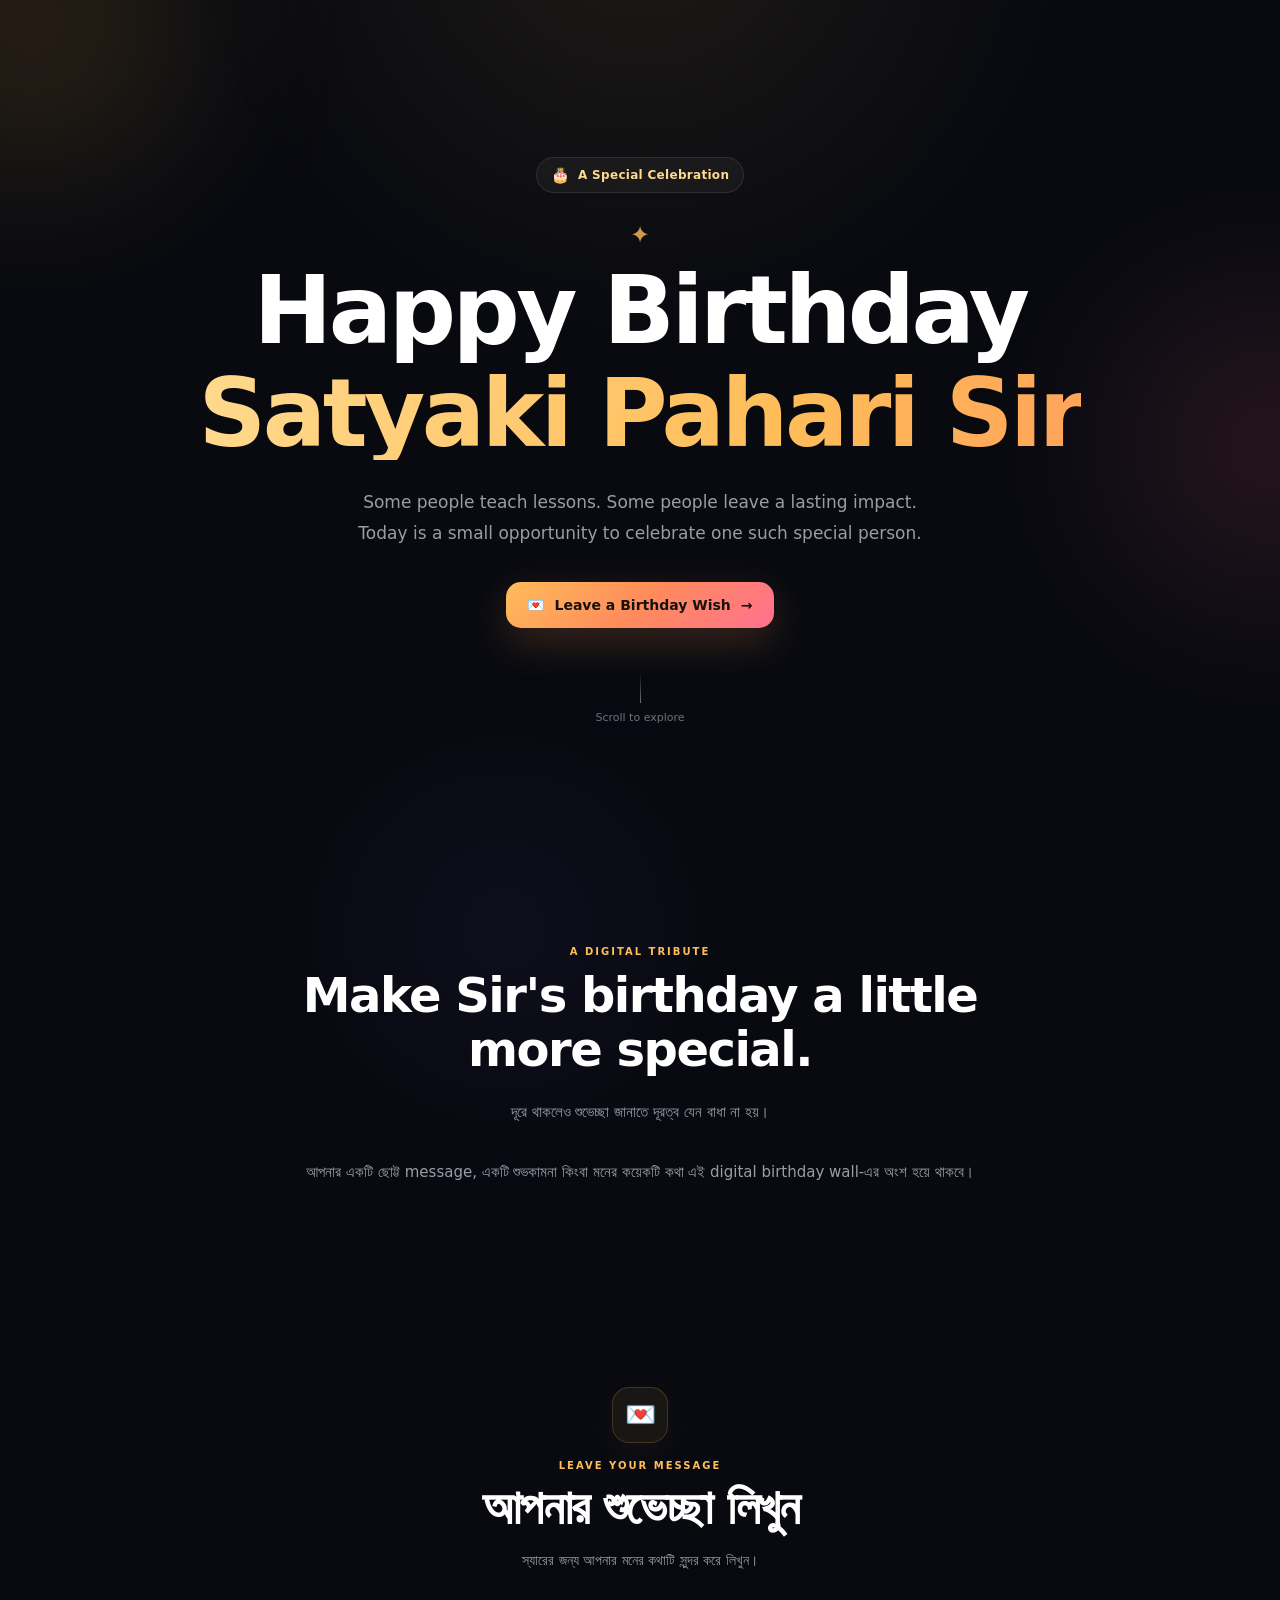
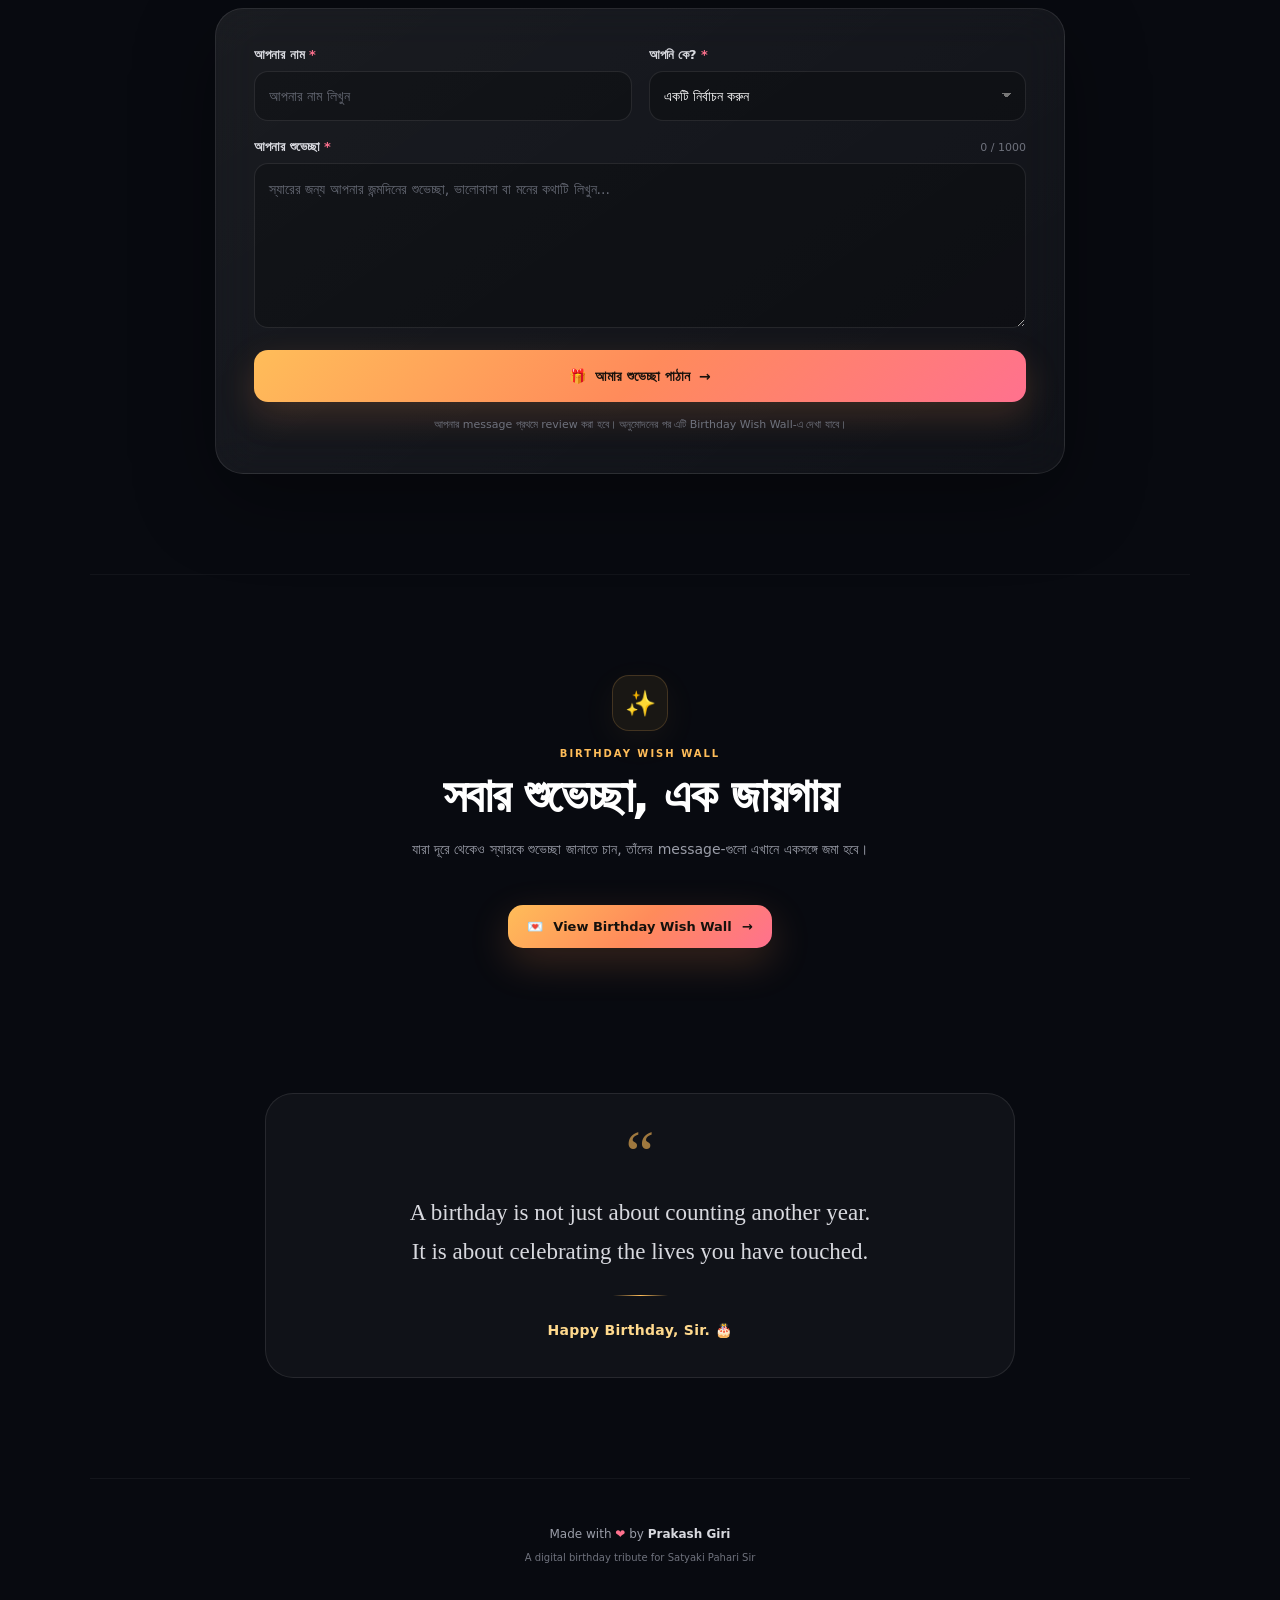
<file: index.html>
<!DOCTYPE html>
<html lang="en">

<head>
    <meta charset="UTF-8">

    <meta
        name="viewport"
        content="width=device-width, initial-scale=1.0"
    >

    <meta
        name="theme-color"
        content="#0b0d14"
    >

    <meta
        name="description"
        content="A special digital birthday tribute for Satyaki Pahari Sir."
    >

    <title>
        Happy Birthday Satyaki Pahari Sir 🎂
    </title>

    <link
        rel="stylesheet"
        href="style.css"
    >
</head>


<body>

    <!-- =========================================
         BACKGROUND EFFECTS
    ========================================== -->

    <div class="bg-orb bg-orb-one"></div>
    <div class="bg-orb bg-orb-two"></div>
    <div class="bg-orb bg-orb-three"></div>


    <!-- =========================================
         MAIN PAGE
    ========================================== -->

    <main id="mainPage">


        <!-- =====================================
             HERO SECTION
        ====================================== -->

        <section class="hero-section">

            <div class="hero-badge">
                <span>🎂</span>
                A Special Celebration
            </div>


            <div class="hero-decoration">
                ✦
            </div>


            <h1 class="hero-title">

                Happy Birthday

                <span>
                    Satyaki Pahari Sir
                </span>

            </h1>


            <p class="hero-description">

                Some people teach lessons.
                Some people leave a lasting impact.

                <br>

                Today is a small opportunity to celebrate
                one such special person.

            </p>


            <button
                type="button"
                class="hero-button"
                id="openWishButton"
            >

                <span>
                    💌
                </span>

                Leave a Birthday Wish

                <span>
                    →
                </span>

            </button>


            <div class="scroll-hint">

                <span></span>

                Scroll to explore

            </div>

        </section>



        <!-- =====================================
             INTRO SECTION
        ====================================== -->

        <section class="intro-section">

            <div class="section-label">
                A DIGITAL TRIBUTE
            </div>


            <h2>
                Make Sir's birthday
                a little more special.
            </h2>


            <p>

                দূরে থাকলেও শুভেচ্ছা জানাতে
                দূরত্ব যেন বাধা না হয়।

                <br><br>

                আপনার একটি ছোট্ট message,
                একটি শুভকামনা কিংবা মনের
                কয়েকটি কথা এই digital birthday
                wall-এর অংশ হয়ে থাকবে।

            </p>

        </section>



        <!-- =====================================
             WISH FORM SECTION
        ====================================== -->

        <section
            class="wish-section"
            id="wishSection"
        >

            <div
                class="section-heading"
            >

                <div class="section-icon">
                    💌
                </div>


                <div class="section-label">
                    LEAVE YOUR MESSAGE
                </div>


                <h2>
                    আপনার শুভেচ্ছা লিখুন
                </h2>


                <p>
                    স্যারের জন্য আপনার মনের
                    কথাটি সুন্দর করে লিখুন।
                </p>

            </div>



            <!-- FORM CONTAINER -->

            <div
                class="form-container"
                id="formContainer"
            >

                <form
                    id="wishForm"
                    action="https://script.google.com/macros/s/AKfycbzXkbCTlEDBduPacPCtwXYvgYKbK3Pm53ciV6zczSuZA6L5sp-xTHMqNmWe6Vv3amln_A/exec"
                    method="POST"
                    target="submitFrame"
                >


                    <!-- NAME + RELATION -->

                    <div class="form-row">


                        <!-- NAME -->

                        <div class="form-field">

                            <label for="name">

                                আপনার নাম

                                <span>
                                    *
                                </span>

                            </label>


                            <input
                                type="text"
                                id="name"
                                name="name"
                                placeholder="আপনার নাম লিখুন"
                                maxlength="80"
                                autocomplete="name"
                                required
                            >

                        </div>



                        <!-- RELATION -->

                        <div class="form-field">

                            <label for="relation">

                                আপনি কে?

                                <span>
                                    *
                                </span>

                            </label>


                            <select
                                id="relation"
                                name="relation"
                                required
                            >

                                <option
                                    value=""
                                >
                                    একটি নির্বাচন করুন
                                </option>


                                <option
                                    value="Student"
                                >
                                    Student
                                </option>


                                <option
                                    value="Former Student"
                                >
                                    Former Student
                                </option>


                                <option
                                    value="Teacher / Colleague"
                                >
                                    Teacher / Colleague
                                </option>


                                <option
                                    value="Friend"
                                >
                                    Friend
                                </option>


                                <option
                                    value="Well-wisher"
                                >
                                    Well-wisher
                                </option>


                                <option
                                    value="Other"
                                >
                                    Other
                                </option>

                            </select>

                        </div>

                    </div>



                    <!-- MESSAGE -->

                    <div class="form-field">

                        <div class="message-label-row">

                            <label for="message">

                                আপনার শুভেচ্ছা

                                <span>
                                    *
                                </span>

                            </label>


                            <span
                                class="character-count"
                                id="characterCount"
                            >
                                0 / 1000
                            </span>

                        </div>


                        <textarea
                            id="message"
                            name="message"
                            maxlength="1000"
                            placeholder="স্যারের জন্য আপনার জন্মদিনের শুভেচ্ছা, ভালোবাসা বা মনের কথাটি লিখুন..."
                            required
                        ></textarea>

                    </div>



                    <!-- SUBMIT -->

                    <button
                        type="submit"
                        class="submit-button"
                        id="submitButton"
                    >

                        <span>
                            🎁
                        </span>

                        আমার শুভেচ্ছা পাঠান

                        <span>
                            →
                        </span>

                    </button>


                    <p class="form-note">

                        আপনার message প্রথমে review করা হবে।
                        অনুমোদনের পর এটি Birthday Wish Wall-এ
                        দেখা যাবে।

                    </p>

                </form>

            </div>



            <!-- =================================
                 SUCCESS SCREEN
            ================================== -->

            <div
                class="success-screen"
                id="successScreen"
            >

                <div class="success-icon">
                    🎉
                </div>


                <div class="success-label">
                    MESSAGE RECEIVED
                </div>


                <h2>
                    আপনার শুভেচ্ছা
                    গ্রহণ করা হয়েছে!
                </h2>


                <p class="success-main-text">

                    স্যারের বিশেষ দিনে আপনার
                    শুভেচ্ছাটিও এখন এই ছোট্ট
                    digital স্মৃতির অংশ।

                </p>


                <p class="success-bengali-text">

                    ❤️ আপনার সুন্দর কথাগুলোর জন্য
                    অনেক ধন্যবাদ।

                    <br><br>

                    আপনার message review এবং
                    approval-এর পর Birthday Wish Wall-এ
                    সবার সঙ্গে ভাগ করে নেওয়া হবে।

                </p>


                <div class="success-loading">

                    <span></span>
                    <span></span>
                    <span></span>

                </div>


                <p class="redirect-message">

                    আপনাকে Birthday Wish Wall-এ
                    নিয়ে যাওয়া হচ্ছে...

                </p>

            </div>


        </section>



        <!-- =====================================
             WISH WALL PREVIEW
        ====================================== -->

        <section class="preview-section">

            <div class="section-heading">

                <div class="section-icon">
                    ✨
                </div>


                <div class="section-label">
                    BIRTHDAY WISH WALL
                </div>


                <h2>
                    সবার শুভেচ্ছা,
                    এক জায়গায়
                </h2>


                <p>

                    যারা দূরে থেকেও স্যারকে
                    শুভেচ্ছা জানাতে চান,
                    তাঁদের message-গুলো এখানে
                    একসঙ্গে জমা হবে।

                </p>

            </div>


            <a
                href="./wish_wall/"
                class="wall-button"
            >

                <span>
                    💌
                </span>

                View Birthday Wish Wall

                <span>
                    →
                </span>

            </a>

        </section>



        <!-- =====================================
             FINAL MESSAGE
        ====================================== -->

        <section class="final-section">

            <div class="final-card">

                <div class="final-quote">
                    “
                </div>


                <p>

                    A birthday is not just about
                    counting another year.

                    <br>

                    It is about celebrating
                    the lives you have touched.

                </p>


                <div class="final-divider"></div>


                <strong>
                    Happy Birthday, Sir. 🎂
                </strong>

            </div>

        </section>



        <!-- =====================================
             FOOTER
        ====================================== -->

        <footer>

            <p>

                Made with
                <span>❤️</span>
                by

                <strong>
                    Prakash Giri
                </strong>

            </p>


            <p class="footer-small">

                A digital birthday tribute
                for Satyaki Pahari Sir

            </p>

        </footer>


    </main>



    <!-- =========================================
         HIDDEN SUBMIT FRAME
    ========================================== -->

    <iframe
        name="submitFrame"
        id="submitFrame"
        style="display:none;"
    ></iframe>



    <!-- =========================================
         SCRIPT
    ========================================== -->

    <script src="script.js"></script>

</body>

</html>
</file>
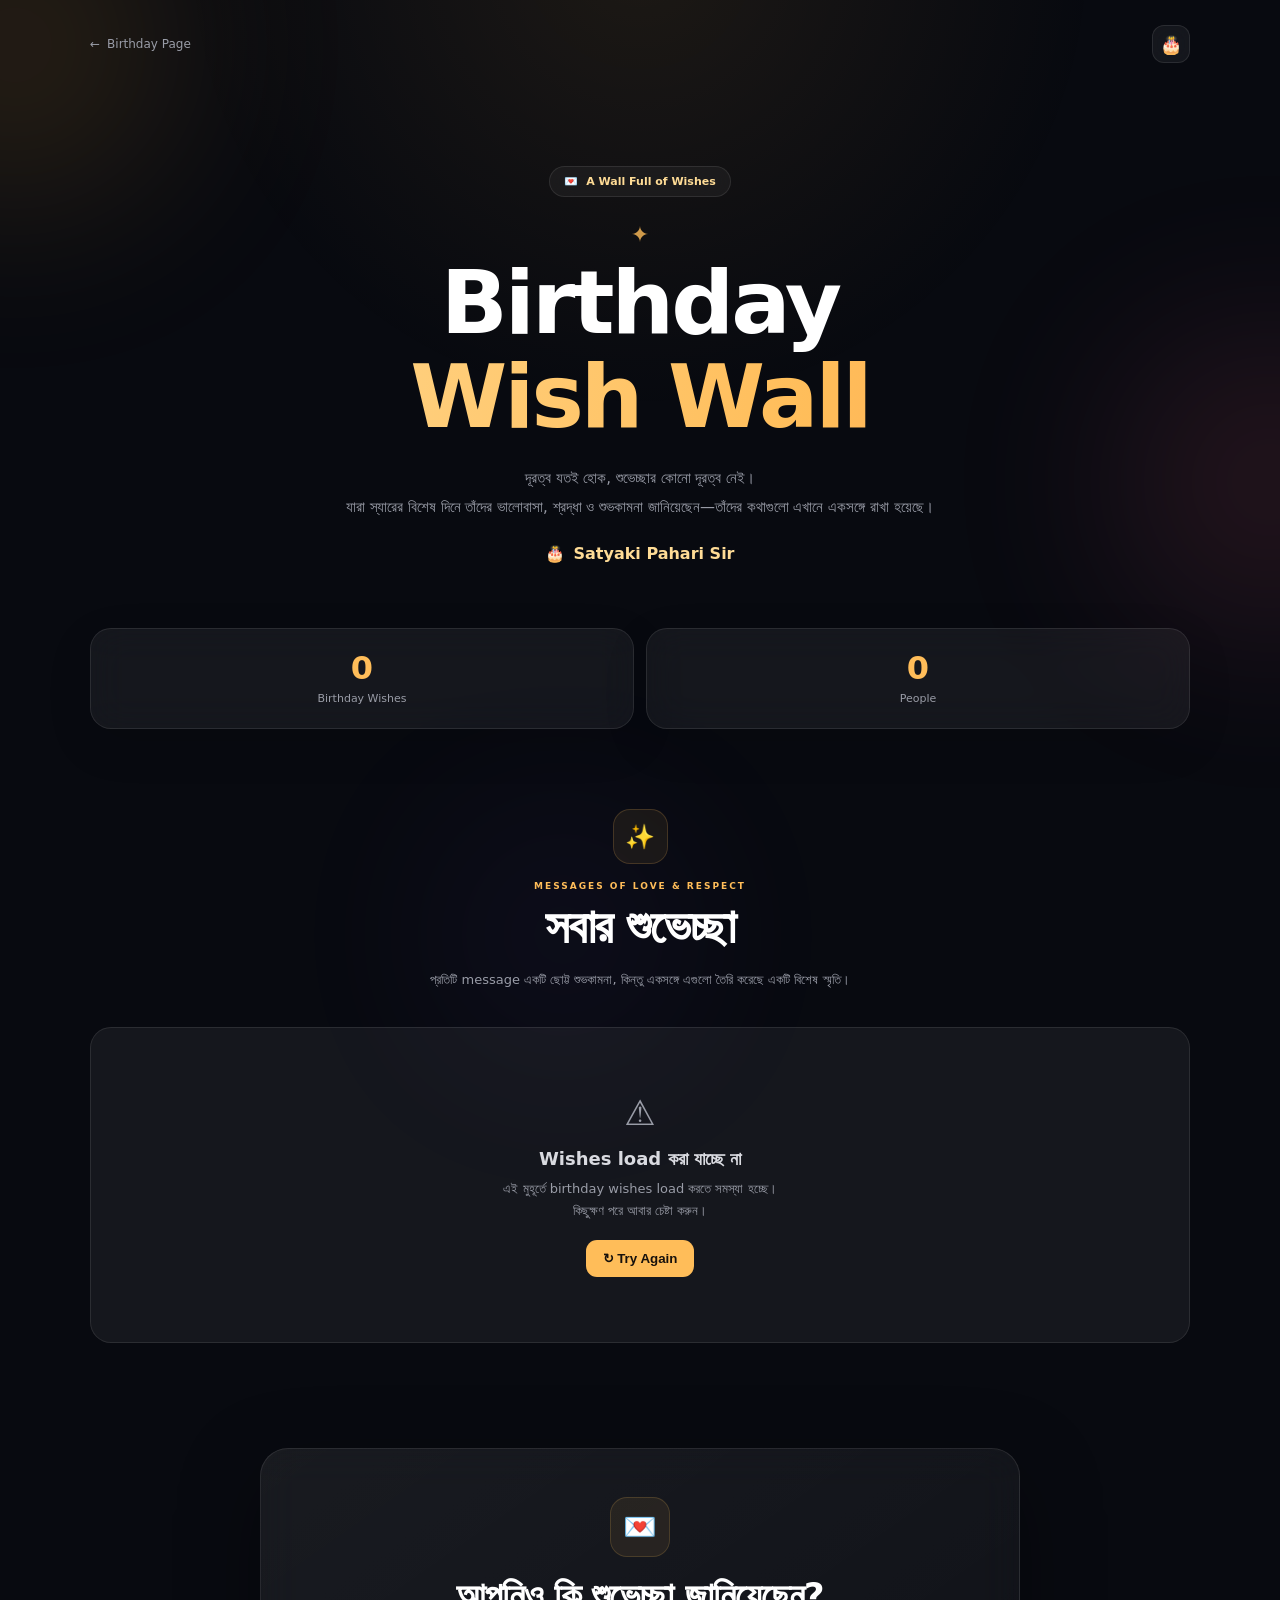
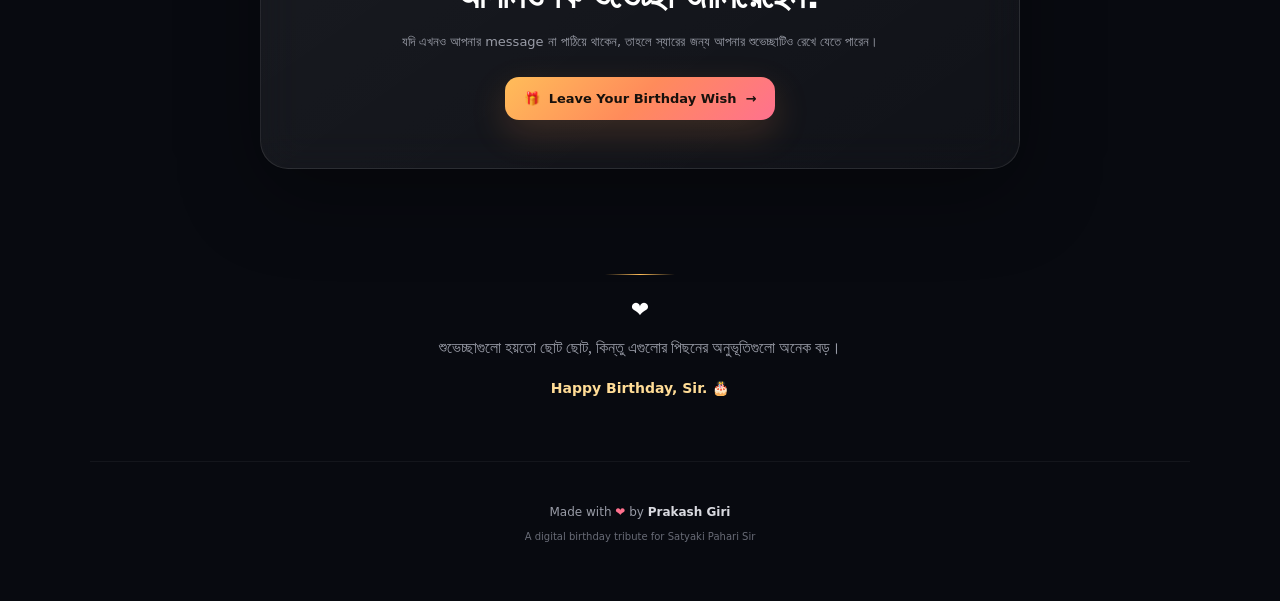
<file: wish_wall/index.html>
<!DOCTYPE html>
<html lang="en">

<head>

    <meta charset="UTF-8">

    <meta
        name="viewport"
        content="width=device-width, initial-scale=1.0"
    >

    <meta
        name="theme-color"
        content="#080a10"
    >

    <meta
        name="description"
        content="A wall of birthday wishes for Satyaki Pahari Sir."
    >

    <title>
        Birthday Wish Wall — Satyaki Pahari Sir 🎂
    </title>


    <link
        rel="stylesheet"
        href="style.css"
    >

</head>


<body>


    <!-- =========================================
         BACKGROUND
    ========================================== -->

    <div class="wall-bg-orb wall-bg-one"></div>

    <div class="wall-bg-orb wall-bg-two"></div>

    <div class="wall-bg-orb wall-bg-three"></div>



    <!-- =========================================
         MAIN
    ========================================== -->

    <main>


        <!-- =====================================
             TOP NAVIGATION
        ====================================== -->

        <nav class="top-navigation">

            <a
                href="../"
                class="back-home"
            >

                <span>
                    ←
                </span>

                Birthday Page

            </a>


            <div class="nav-logo">

                🎂

            </div>

        </nav>



        <!-- =====================================
             HERO
        ====================================== -->

        <header class="wall-hero">


            <div class="wall-badge">

                <span>
                    💌
                </span>

                A Wall Full of Wishes

            </div>


            <div class="wall-sparkle">
                ✦
            </div>


            <h1>

                Birthday

                <span>
                    Wish Wall
                </span>

            </h1>


            <p class="wall-intro">

                দূরত্ব যতই হোক,
                শুভেচ্ছার কোনো দূরত্ব নেই।

                <br>

                যারা স্যারের বিশেষ দিনে
                তাঁদের ভালোবাসা, শ্রদ্ধা ও শুভকামনা
                জানিয়েছেন—তাঁদের কথাগুলো
                এখানে একসঙ্গে রাখা হয়েছে।

            </p>


            <div class="sir-title">

                🎂

                <span>
                    Satyaki Pahari Sir
                </span>

            </div>

        </header>



        <!-- =====================================
             STATS
        ====================================== -->

        <section class="wall-stats">


            <div class="wall-stat-card">

                <div
                    class="stat-number"
                    id="wishCount"
                >
                    0
                </div>

                <div class="stat-label">
                    Birthday Wishes
                </div>

            </div>


            <div class="wall-stat-card">

                <div
                    class="stat-number"
                    id="peopleCount"
                >
                    0
                </div>

                <div class="stat-label">
                    People
                </div>

            </div>

        </section>



        <!-- =====================================
             SECTION TITLE
        ====================================== -->

        <section class="messages-section">


            <div class="messages-heading">

                <div class="heading-icon">
                    ✨
                </div>


                <div class="heading-label">
                    MESSAGES OF LOVE & RESPECT
                </div>


                <h2>
                    সবার শুভেচ্ছা
                </h2>


                <p>

                    প্রতিটি message একটি ছোট্ট
                    শুভকামনা, কিন্তু একসঙ্গে এগুলো
                    তৈরি করেছে একটি বিশেষ স্মৃতি।

                </p>

            </div>



            <!-- =================================
                 WISH WALL
            ================================== -->

            <div
                id="wishWall"
                class="wish-wall"
            >

                <!-- Loading -->

                <div class="wall-loading">

                    <div class="loading-icon">
                        🎂
                    </div>

                    <p>
                        শুভেচ্ছাগুলো লোড হচ্ছে...
                    </p>

                    <div class="loading-dots">

                        <span></span>
                        <span></span>
                        <span></span>

                    </div>

                </div>

            </div>


        </section>



        <!-- =====================================
             CTA
        ====================================== -->

        <section class="wall-cta">


            <div class="cta-card">


                <div class="cta-icon">
                    💌
                </div>


                <h2>
                    আপনিও কি শুভেচ্ছা জানিয়েছেন?
                </h2>


                <p>

                    যদি এখনও আপনার message
                    না পাঠিয়ে থাকেন, তাহলে
                    স্যারের জন্য আপনার শুভেচ্ছাটিও
                    রেখে যেতে পারেন।

                </p>


                <a
                    href="../"
                    class="cta-button"
                >

                    <span>
                        🎁
                    </span>

                    Leave Your Birthday Wish

                    <span>
                        →
                    </span>

                </a>

            </div>

        </section>



        <!-- =====================================
             FINAL MESSAGE
        ====================================== -->

        <section class="wall-final">


            <div class="final-line"></div>


            <div class="final-heart">
                ❤️
            </div>


            <p>

                শুভেচ্ছাগুলো হয়তো ছোট ছোট,
                কিন্তু এগুলোর পিছনের অনুভূতিগুলো
                অনেক বড়।

            </p>


            <strong>

                Happy Birthday, Sir. 🎂

            </strong>


        </section>



        <!-- =====================================
             FOOTER
        ====================================== -->

        <footer class="wall-footer">

            <p>

                Made with
                <span>❤️</span>
                by

                <strong>
                    Prakash Giri
                </strong>

            </p>


            <p class="footer-small">

                A digital birthday tribute
                for Satyaki Pahari Sir

            </p>

        </footer>


    </main>



    <!-- =========================================
         JAVASCRIPT
    ========================================== -->

    <script src="script.js"></script>


</body>

</html>
</file>
<file: style.css>
/* =========================================================
   SATYAKI PAHARI SIR — DIGITAL BIRTHDAY TRIBUTE
   Main Website Styles
   ========================================================= */


/* =========================================================
   RESET
   ========================================================= */

* {
    margin: 0;
    padding: 0;
    box-sizing: border-box;
}


html {
    scroll-behavior: smooth;
}


body {
    min-height: 100vh;

    font-family:
        Inter,
        "Noto Sans Bengali",
        "Noto Sans",
        system-ui,
        -apple-system,
        BlinkMacSystemFont,
        "Segoe UI",
        sans-serif;

    background: #080a10;

    color: #ffffff;

    overflow-x: hidden;

    -webkit-font-smoothing: antialiased;

    text-rendering: optimizeLegibility;
}


button,
input,
select,
textarea {
    font: inherit;
}


button,
a {
    -webkit-tap-highlight-color: transparent;
}


button {
    cursor: pointer;
}


a {
    color: inherit;
}


/* =========================================================
   ROOT VARIABLES
   ========================================================= */

:root {

    --background: #080a10;

    --background-soft: #0d1018;

    --surface:
        rgba(255, 255, 255, 0.055);

    --surface-strong:
        rgba(255, 255, 255, 0.085);

    --border:
        rgba(255, 255, 255, 0.095);

    --border-hover:
        rgba(255, 190, 90, 0.35);

    --text: #ffffff;

    --text-soft: #d8d9df;

    --muted: #9a9da8;

    --muted-dark: #6f727d;

    --gold: #ffbd59;

    --gold-light: #ffd98d;

    --orange: #ff8b5b;

    --pink: #ff718e;

    --green: #7de2a4;

    --shadow:
        0 25px 80px rgba(0, 0, 0, 0.35);

    --radius-lg: 28px;

    --radius-md: 20px;

    --radius-sm: 14px;
}


/* =========================================================
   BACKGROUND
   ========================================================= */

body::before {

    content: "";

    position: fixed;

    inset: 0;

    pointer-events: none;

    z-index: -5;

    background:
        radial-gradient(
            circle at 50% -10%,
            rgba(255, 185, 80, 0.09),
            transparent 38%
        );
}


.bg-orb {

    position: fixed;

    border-radius: 50%;

    pointer-events: none;

    z-index: -3;

    filter: blur(100px);

    opacity: 0.16;

    will-change: transform;
}


.bg-orb-one {

    width: 300px;

    height: 300px;

    top: -130px;

    left: -120px;

    background: #ffb13b;

    animation:
        orbFloatOne 12s ease-in-out infinite;
}


.bg-orb-two {

    width: 280px;

    height: 280px;

    right: -130px;

    top: 34%;

    background: #ff668b;

    animation:
        orbFloatTwo 15s ease-in-out infinite;
}


.bg-orb-three {

    width: 240px;

    height: 240px;

    left: 30%;

    bottom: -150px;

    background: #9b6cff;

    opacity: 0.09;

    animation:
        orbFloatThree 18s ease-in-out infinite;
}


@keyframes orbFloatOne {

    0%,
    100% {
        transform:
            translate3d(0, 0, 0);
    }

    50% {
        transform:
            translate3d(35px, 25px, 0);
    }
}


@keyframes orbFloatTwo {

    0%,
    100% {
        transform:
            translate3d(0, 0, 0);
    }

    50% {
        transform:
            translate3d(-30px, -35px, 0);
    }
}


@keyframes orbFloatThree {

    0%,
    100% {
        transform:
            translate3d(0, 0, 0);
    }

    50% {
        transform:
            translate3d(20px, -25px, 0);
    }
}


/* =========================================================
   MAIN WIDTH
   ========================================================= */

main {

    width: min(
        1100px,
        calc(100% - 32px)
    );

    margin: 0 auto;
}


/* =========================================================
   HERO
   ========================================================= */

.hero-section {

    min-height: 92vh;

    display: flex;

    flex-direction: column;

    align-items: center;

    justify-content: center;

    text-align: center;

    padding:
        75px 0 55px;
}


.hero-badge {

    display: inline-flex;

    align-items: center;

    gap: 8px;

    padding:
        8px 14px;

    border:
        1px solid var(--border);

    border-radius: 999px;

    background:
        rgba(255, 255, 255, 0.045);

    color: var(--gold-light);

    font-size: 12px;

    font-weight: 600;

    letter-spacing: 0.3px;

    backdrop-filter:
        blur(15px);

    animation:
        fadeUp .8s ease both;
}


.hero-badge span {
    font-size: 15px;
}


.hero-decoration {

    margin-top: 28px;

    color: var(--gold);

    font-size: 24px;

    opacity: 0.8;

    animation:
        decorationPulse 2.5s ease-in-out infinite;
}


@keyframes decorationPulse {

    0%,
    100% {
        transform: scale(1);

        opacity: .65;
    }

    50% {
        transform: scale(1.18);

        opacity: 1;
    }
}


.hero-title {

    margin-top: 16px;

    max-width: 950px;

    font-size:
        clamp(
            43px,
            10vw,
            92px
        );

    line-height: 0.98;

    letter-spacing:
        -3.5px;

    font-weight: 800;

    animation:
        fadeUp .9s .08s ease both;
}


.hero-title span {

    display: block;

    margin-top: 10px;

    background:
        linear-gradient(
            100deg,
            var(--gold-light),
            var(--gold),
            var(--orange),
            var(--pink)
        );

    background-size: 200% auto;

    -webkit-background-clip: text;

    background-clip: text;

    color: transparent;

    animation:
        gradientMove 5s linear infinite;
}


@keyframes gradientMove {

    to {
        background-position:
            200% center;
    }
}


.hero-description {

    max-width: 650px;

    margin-top: 27px;

    color: var(--muted);

    font-size: 15px;

    line-height: 1.85;

    animation:
        fadeUp .9s .18s ease both;
}


.hero-button,
.wall-button {

    display: inline-flex;

    align-items: center;

    justify-content: center;

    gap: 10px;

    border: none;

    text-decoration: none;

    background:
        linear-gradient(
            135deg,
            var(--gold),
            var(--orange),
            var(--pink)
        );

    color: #15110c;

    font-weight: 800;

    border-radius: 15px;

    box-shadow:
        0 14px 40px
        rgba(255, 150, 80, 0.2);

    transition:
        transform .25s ease,
        box-shadow .25s ease;

    animation:
        fadeUp .9s .28s ease both;
}


.hero-button {

    margin-top: 32px;

    padding:
        15px 21px;

    font-size: 14px;
}


.hero-button:hover,
.wall-button:hover {

    transform:
        translateY(-3px);

    box-shadow:
        0 20px 50px
        rgba(255, 150, 80, 0.28);
}


.hero-button:active,
.wall-button:active {

    transform:
        translateY(0);
}


.scroll-hint {

    display: flex;

    flex-direction: column;

    align-items: center;

    gap: 8px;

    margin-top: 45px;

    color: var(--muted-dark);

    font-size: 11px;

    animation:
        fadeUp 1s .45s ease both;
}


.scroll-hint span {

    width: 1px;

    height: 30px;

    background:
        linear-gradient(
            to bottom,
            transparent,
            var(--muted-dark)
        );
}


/* =========================================================
   GENERAL SECTION
   ========================================================= */

.intro-section,
.wish-section,
.preview-section,
.final-section {

    padding:
        70px 0;
}


.section-heading {

    max-width: 700px;

    margin:
        0 auto 35px;

    text-align: center;
}


.section-icon {

    width: 56px;

    height: 56px;

    display: flex;

    align-items: center;

    justify-content: center;

    margin:
        0 auto 17px;

    border:
        1px solid
        rgba(255, 190, 90, 0.18);

    border-radius: 17px;

    background:
        rgba(255, 190, 90, 0.07);

    font-size: 25px;

    box-shadow:
        0 10px 35px
        rgba(255, 180, 80, 0.06);
}


.section-label {

    color: var(--gold);

    font-size: 10px;

    font-weight: 800;

    letter-spacing: 2px;

    text-transform: uppercase;
}


.section-heading .section-label {

    margin-bottom: 10px;
}


.section-heading h2,
.intro-section h2 {

    margin-top: 9px;

    font-size:
        clamp(
            30px,
            6vw,
            48px
        );

    line-height: 1.12;

    letter-spacing:
        -1.5px;
}


.section-heading p {

    margin-top: 14px;

    color: var(--muted);

    font-size: 14px;

    line-height: 1.8;
}


/* =========================================================
   INTRO
   ========================================================= */

.intro-section {

    max-width: 760px;

    margin: 0 auto;

    text-align: center;
}


.intro-section h2 {

    margin-top: 12px;
}


.intro-section > p {

    margin-top: 20px;

    color: var(--muted);

    font-size: 15px;

    line-height: 2;
}


/* =========================================================
   FORM CONTAINER
   ========================================================= */

.form-container {

    width: 100%;

    max-width: 850px;

    margin: 0 auto;

    padding:
        22px;

    border:
        1px solid var(--border);

    border-radius:
        var(--radius-lg);

    background:
        linear-gradient(
            145deg,
            rgba(255,255,255,.075),
            rgba(255,255,255,.035)
        );

    backdrop-filter:
        blur(22px);

    box-shadow:
        var(--shadow);
}


#wishForm {

    width: 100%;
}


/* =========================================================
   FORM ROW
   ========================================================= */

.form-row {

    display: grid;

    grid-template-columns:
        1fr;

    gap: 17px;
}


.form-field {

    width: 100%;

    margin-bottom: 18px;
}


.form-field label {

    display: block;

    margin-bottom: 8px;

    color: var(--text-soft);

    font-size: 13px;

    font-weight: 600;
}


.form-field label span {

    color: var(--pink);
}


.message-label-row {

    display: flex;

    align-items: center;

    justify-content: space-between;

    gap: 10px;

    margin-bottom: 8px;
}


.message-label-row label {

    margin-bottom: 0;
}


.character-count {

    color: var(--muted-dark);

    font-size: 11px;

    white-space: nowrap;
}


input,
select,
textarea {

    width: 100%;

    border:
        1px solid var(--border);

    outline: none;

    background:
        rgba(0, 0, 0, 0.22);

    color: var(--text);

    border-radius:
        var(--radius-sm);

    transition:
        border-color .2s ease,
        box-shadow .2s ease,
        background .2s ease;
}


input,
select {

    min-height: 50px;

    padding:
        0 14px;

    font-size: 14px;
}


textarea {

    min-height: 165px;

    padding:
        14px;

    resize: vertical;

    line-height: 1.7;

    font-size: 14px;
}


input::placeholder,
textarea::placeholder {

    color:
        #666a75;
}


select {

    appearance: none;

    -webkit-appearance: none;

    background-image:
        linear-gradient(
            45deg,
            transparent 50%,
            #777 50%
        ),
        linear-gradient(
            135deg,
            #777 50%,
            transparent 50%
        );

    background-position:
        calc(100% - 18px) 21px,
        calc(100% - 13px) 21px;

    background-size:
        5px 5px,
        5px 5px;

    background-repeat: no-repeat;

    padding-right: 38px;
}


select option {

    background:
        #151820;

    color:
        #ffffff;
}


input:focus,
select:focus,
textarea:focus {

    border-color:
        rgba(255, 190, 90, 0.55);

    background:
        rgba(0, 0, 0, 0.30);

    box-shadow:
        0 0 0 3px
        rgba(255, 190, 90, 0.075);
}


/* =========================================================
   SUBMIT BUTTON
   ========================================================= */

.submit-button {

    width: 100%;

    min-height: 52px;

    display: flex;

    align-items: center;

    justify-content: center;

    gap: 9px;

    margin-top: 5px;

    border: none;

    border-radius: 14px;

    background:
        linear-gradient(
            135deg,
            var(--gold),
            var(--orange),
            var(--pink)
        );

    color: #17110c;

    font-weight: 800;

    font-size: 14px;

    box-shadow:
        0 13px 35px
        rgba(255, 150, 80, 0.18);

    transition:
        transform .2s ease,
        box-shadow .2s ease,
        opacity .2s ease;
}


.submit-button:hover {

    transform:
        translateY(-2px);

    box-shadow:
        0 18px 45px
        rgba(255, 150, 80, 0.25);
}


.submit-button:active {

    transform:
        translateY(0);
}


.submit-button:disabled {

    cursor:
        not-allowed;

    opacity:
        .65;

    transform:
        none;

    box-shadow:
        none;
}


.form-note {

    margin-top: 14px;

    text-align: center;

    color: var(--muted-dark);

    font-size: 11px;

    line-height: 1.7;
}


/* =========================================================
   SUCCESS SCREEN
   ========================================================= */

.success-screen {

    display: none;

    max-width: 850px;

    margin: 0 auto;

    padding:
        45px 22px;

    text-align: center;

    border:
        1px solid
        rgba(125, 226, 164, 0.18);

    border-radius:
        var(--radius-lg);

    background:
        linear-gradient(
            145deg,
            rgba(125,226,164,.075),
            rgba(255,255,255,.035)
        );

    backdrop-filter:
        blur(22px);

    box-shadow:
        var(--shadow);

    animation:
        successAppear .65s ease both;
}


.success-icon {

    width: 82px;

    height: 82px;

    display: flex;

    align-items: center;

    justify-content: center;

    margin:
        0 auto 20px;

    border-radius: 50%;

    background:
        rgba(125, 226, 164, 0.10);

    border:
        1px solid
        rgba(125, 226, 164, 0.2);

    font-size: 40px;

    box-shadow:
        0 15px 45px
        rgba(125, 226, 164, 0.08);
}


.success-label {

    color:
        var(--green);

    font-size: 10px;

    font-weight: 800;

    letter-spacing: 2px;

    margin-bottom: 10px;
}


.success-screen h2 {

    font-size:
        clamp(
            27px,
            7vw,
            42px
        );

    line-height: 1.15;

    letter-spacing: -1px;
}


.success-main-text {

    max-width: 570px;

    margin:
        18px auto 0;

    color:
        var(--text-soft);

    font-size: 15px;

    line-height: 1.8;
}


.success-bengali-text {

    max-width: 600px;

    margin:
        18px auto 0;

    color:
        var(--muted);

    font-size: 13px;

    line-height: 1.9;
}


.success-loading {

    display: flex;

    justify-content: center;

    gap: 7px;

    margin-top: 28px;
}


.success-loading span {

    width: 7px;

    height: 7px;

    border-radius: 50%;

    background:
        var(--green);

    animation:
        successDot 1.2s
        ease-in-out infinite;
}


.success-loading span:nth-child(2) {

    animation-delay:
        .15s;
}


.success-loading span:nth-child(3) {

    animation-delay:
        .30s;
}


@keyframes successDot {

    0%,
    80%,
    100% {

        transform:
            scale(.55);

        opacity:
            .35;
    }

    40% {

        transform:
            scale(1);

        opacity:
            1;
    }
}


.redirect-message {

    margin-top: 14px;

    color:
        var(--muted-dark);

    font-size: 11px;
}


@keyframes successAppear {

    from {

        opacity: 0;

        transform:
            translateY(18px)
            scale(.985);
    }

    to {

        opacity: 1;

        transform:
            translateY(0)
            scale(1);
    }
}


/* =========================================================
   WISH WALL PREVIEW
   ========================================================= */

.preview-section {

    text-align: center;

    border-top:
        1px solid
        rgba(255,255,255,.045);
}


.wall-button {

    margin-top: 8px;

    padding:
        14px 19px;

    font-size: 13px;
}


/* =========================================================
   FINAL CARD
   ========================================================= */

.final-section {

    padding-top: 35px;
}


.final-card {

    max-width: 750px;

    margin: 0 auto;

    padding:
        38px 25px;

    text-align: center;

    border:
        1px solid var(--border);

    border-radius:
        var(--radius-lg);

    background:
        rgba(255,255,255,.035);
}


.final-quote {

    color:
        var(--gold);

    font-family:
        Georgia,
        serif;

    font-size: 65px;

    line-height: .7;

    opacity: .6;
}


.final-card p {

    margin-top: 15px;

    color:
        var(--text-soft);

    font-family:
        Georgia,
        "Noto Serif Bengali",
        serif;

    font-size:
        clamp(
            18px,
            4vw,
            23px
        );

    line-height: 1.7;
}


.final-divider {

    width: 55px;

    height: 1px;

    margin:
        24px auto;

    background:
        linear-gradient(
            90deg,
            transparent,
            var(--gold),
            transparent
        );
}


.final-card strong {

    color:
        var(--gold-light);

    font-size: 14px;

    letter-spacing: .3px;
}


/* =========================================================
   FOOTER
   ========================================================= */

footer {

    padding:
        45px 0 55px;

    text-align: center;

    color:
        var(--muted);

    border-top:
        1px solid
        rgba(255,255,255,.05);

    font-size: 12px;

    line-height: 1.8;
}


footer span {

    color:
        var(--pink);
}


footer strong {

    color:
        var(--text-soft);
}


.footer-small {

    margin-top: 4px;

    color:
        var(--muted-dark);

    font-size: 10px;
}


/* =========================================================
   GENERAL ANIMATION
   ========================================================= */

@keyframes fadeUp {

    from {

        opacity: 0;

        transform:
            translateY(18px);
    }

    to {

        opacity: 1;

        transform:
            translateY(0);
    }
}


/* =========================================================
   TABLET
   ========================================================= */

@media (min-width: 600px) {

    main {

        width:
            min(
                1100px,
                calc(100% - 55px)
            );
    }


    .hero-section {

        min-height:
            90vh;
    }


    .hero-description {

        font-size: 16px;
    }


    .form-container {

        padding:
            30px;
    }


    .success-screen {

        padding:
            60px 35px;
    }
}


/* =========================================================
   DESKTOP
   ========================================================= */

@media (min-width: 800px) {

    main {

        width:
            min(
                1100px,
                calc(100% - 80px)
            );
    }


    .hero-section {

        min-height:
            94vh;

        padding-top:
            90px;
    }


    .form-row {

        grid-template-columns:
            1fr 1fr;
    }


    .form-container {

        padding:
            38px;
    }


    .intro-section,
    .wish-section,
    .preview-section,
    .final-section {

        padding:
            100px 0;
    }


    .final-section {

        padding-top:
            45px;
    }
}


/* =========================================================
   LARGE DESKTOP
   ========================================================= */

@media (min-width: 1200px) {

    .hero-title {

        font-size:
            94px;
    }


    .hero-description {

        font-size:
            17px;
    }
}


/* =========================================================
   REDUCED MOTION
   ========================================================= */

@media (prefers-reduced-motion: reduce) {

    html {

        scroll-behavior:
            auto;
    }


    *,
    *::before,
    *::after {

        animation-duration:
            .01ms !important;

        animation-iteration-count:
            1 !important;

        transition-duration:
            .01ms !important;
    }
}


/* =========================================================
   VERY SMALL PHONES
   ========================================================= */

@media (max-width: 360px) {

    main {

        width:
            calc(100% - 24px);
    }


    .hero-title {

        font-size:
            40px;

        letter-spacing:
            -2.5px;
    }


    .hero-button,
    .wall-button {

        width: 100%;
    }


    .form-container {

        padding:
            17px;
    }


    .success-screen {

        padding:
            35px 17px;
    }
}
</file>
<file: wish_wall/style.css>
/* =========================================================
   SATYAKI PAHARI SIR
   DIGITAL BIRTHDAY — WISH WALL
   ========================================================= */


/* =========================================================
   RESET
   ========================================================= */

* {
    margin: 0;
    padding: 0;
    box-sizing: border-box;
}


html {
    scroll-behavior: smooth;
}


body {

    min-height: 100vh;

    font-family:
        Inter,
        "Noto Sans Bengali",
        "Noto Sans",
        system-ui,
        -apple-system,
        BlinkMacSystemFont,
        "Segoe UI",
        sans-serif;

    background: #080a10;

    color: #ffffff;

    overflow-x: hidden;

    -webkit-font-smoothing: antialiased;

    text-rendering: optimizeLegibility;
}


a {
    color: inherit;

    text-decoration: none;
}


button,
a {

    -webkit-tap-highlight-color:
        transparent;
}


/* =========================================================
   VARIABLES
   ========================================================= */

:root {

    --background: #080a10;

    --surface:
        rgba(255,255,255,.055);

    --surface-strong:
        rgba(255,255,255,.08);

    --border:
        rgba(255,255,255,.095);

    --text: #ffffff;

    --text-soft: #d9dae0;

    --muted: #999ca7;

    --muted-dark: #686b76;

    --gold: #ffbd59;

    --gold-light: #ffdc96;

    --orange: #ff8b5b;

    --pink: #ff718e;

    --green: #7de2a4;

    --radius-lg: 28px;

    --radius-md: 21px;

    --radius-sm: 14px;

    --shadow:
        0 25px 80px
        rgba(0,0,0,.34);
}


/* =========================================================
   BACKGROUND
   ========================================================= */

body::before {

    content: "";

    position: fixed;

    inset: 0;

    z-index: -5;

    pointer-events: none;

    background:
        radial-gradient(
            circle at 50% -5%,
            rgba(255,185,80,.085),
            transparent 40%
        );
}


.wall-bg-orb {

    position: fixed;

    border-radius: 50%;

    filter: blur(105px);

    pointer-events: none;

    z-index: -3;

    opacity: .15;

    will-change: transform;
}


.wall-bg-one {

    width: 310px;

    height: 310px;

    left: -140px;

    top: -110px;

    background: #ffb13b;

    animation:
        wallOrbOne 13s
        ease-in-out
        infinite;
}


.wall-bg-two {

    width: 280px;

    height: 280px;

    right: -130px;

    top: 38%;

    background: #ff668b;

    animation:
        wallOrbTwo 16s
        ease-in-out
        infinite;
}


.wall-bg-three {

    width: 230px;

    height: 230px;

    left: 35%;

    bottom: -150px;

    background: #916aff;

    opacity: .08;

    animation:
        wallOrbThree 18s
        ease-in-out
        infinite;
}


@keyframes wallOrbOne {

    0%,
    100% {
        transform:
            translate3d(0,0,0);
    }

    50% {
        transform:
            translate3d(35px,25px,0);
    }
}


@keyframes wallOrbTwo {

    0%,
    100% {
        transform:
            translate3d(0,0,0);
    }

    50% {
        transform:
            translate3d(-30px,-35px,0);
    }
}


@keyframes wallOrbThree {

    0%,
    100% {
        transform:
            translate3d(0,0,0);
    }

    50% {
        transform:
            translate3d(20px,-25px,0);
    }
}


/* =========================================================
   MAIN
   ========================================================= */

main {

    width:
        min(
            1100px,
            calc(100% - 32px)
        );

    margin:
        0 auto;
}


/* =========================================================
   NAVIGATION
   ========================================================= */

.top-navigation {

    display: flex;

    align-items: center;

    justify-content: space-between;

    padding:
        18px 0;
}


.back-home {

    display: inline-flex;

    align-items: center;

    gap: 7px;

    color: var(--muted);

    font-size: 12px;

    transition:
        color .2s ease,
        transform .2s ease;
}


.back-home:hover {

    color: var(--gold-light);

    transform:
        translateX(-2px);
}


.nav-logo {

    width: 38px;

    height: 38px;

    display: flex;

    align-items: center;

    justify-content: center;

    border:
        1px solid var(--border);

    border-radius: 12px;

    background:
        var(--surface);

    backdrop-filter:
        blur(15px);

    font-size: 18px;
}


/* =========================================================
   HERO
   ========================================================= */

.wall-hero {

    padding:
        55px 0 40px;

    text-align: center;
}


.wall-badge {

    display: inline-flex;

    align-items: center;

    gap: 8px;

    padding:
        8px 14px;

    border:
        1px solid var(--border);

    border-radius: 999px;

    background:
        rgba(255,255,255,.045);

    color:
        var(--gold-light);

    font-size: 11px;

    font-weight: 700;

    backdrop-filter:
        blur(15px);

    animation:
        fadeUp .7s ease both;
}


.wall-sparkle {

    margin-top: 25px;

    color:
        var(--gold);

    font-size: 22px;

    opacity: .8;

    animation:
        sparkle 2.5s
        ease-in-out
        infinite;
}


@keyframes sparkle {

    0%,
    100% {
        transform:
            scale(1);

        opacity:
            .6;
    }

    50% {
        transform:
            scale(1.2);

        opacity:
            1;
    }
}


.wall-hero h1 {

    margin-top: 13px;

    font-size:
        clamp(
            44px,
            10vw,
            86px
        );

    line-height: .98;

    letter-spacing:
        -3px;

    font-weight: 800;

    animation:
        fadeUp .8s .08s ease both;
}


.wall-hero h1 span {

    display: block;

    margin-top: 8px;

    background:
        linear-gradient(
            100deg,
            var(--gold-light),
            var(--gold),
            var(--orange),
            var(--pink)
        );

    background-size:
        200% auto;

    -webkit-background-clip:
        text;

    background-clip:
        text;

    color:
        transparent;

    animation:
        gradientMove 5s
        linear
        infinite;
}


@keyframes gradientMove {

    to {
        background-position:
            200% center;
    }
}


.wall-intro {

    max-width: 680px;

    margin:
        24px auto 0;

    color:
        var(--muted);

    font-size:
        14px;

    line-height:
        1.9;

    animation:
        fadeUp .8s .16s ease both;
}


.sir-title {

    display: inline-flex;

    align-items: center;

    gap: 8px;

    margin-top: 23px;

    color:
        var(--text-soft);

    font-size:
        16px;

    font-weight:
        700;

    animation:
        fadeUp .8s .23s ease both;
}


.sir-title span {

    color:
        var(--gold-light);
}


/* =========================================================
   STATS
   ========================================================= */

.wall-stats {

    display: grid;

    grid-template-columns:
        repeat(2, 1fr);

    gap: 12px;

    margin:
        10px 0 60px;
}


.wall-stat-card {

    padding:
        23px 15px;

    text-align:
        center;

    border:
        1px solid var(--border);

    border-radius:
        var(--radius-md);

    background:
        var(--surface);

    backdrop-filter:
        blur(18px);

    box-shadow:
        0 15px 45px
        rgba(0,0,0,.12);
}


.stat-number {

    color:
        var(--gold);

    font-size:
        32px;

    font-weight:
        800;

    line-height:
        1;
}


.stat-label {

    margin-top:
        8px;

    color:
        var(--muted);

    font-size:
        11px;
}


/* =========================================================
   MESSAGES SECTION
   ========================================================= */

.messages-section {

    padding-bottom:
        70px;
}


.messages-heading {

    max-width:
        700px;

    margin:
        0 auto 35px;

    text-align:
        center;
}


.heading-icon {

    width:
        55px;

    height:
        55px;

    display:
        flex;

    align-items:
        center;

    justify-content:
        center;

    margin:
        0 auto 17px;

    border:
        1px solid
        rgba(255,190,90,.18);

    border-radius:
        17px;

    background:
        rgba(255,190,90,.07);

    font-size:
        24px;
}


.heading-label {

    color:
        var(--gold);

    font-size:
        9px;

    font-weight:
        800;

    letter-spacing:
        2px;
}


.messages-heading h2 {

    margin-top:
        9px;

    font-size:
        clamp(
            31px,
            7vw,
            48px
        );

    line-height:
        1.12;

    letter-spacing:
        -1.5px;
}


.messages-heading p {

    margin-top:
        14px;

    color:
        var(--muted);

    font-size:
        13px;

    line-height:
        1.8;
}


/* =========================================================
   WISH WALL
   ========================================================= */

.wish-wall {

    display:
        grid;

    grid-template-columns:
        1fr;

    gap:
        15px;
}


/* =========================================================
   WISH CARD
   ========================================================= */

.wish-card {

    position:
        relative;

    padding:
        22px;

    overflow:
        hidden;

    border:
        1px solid
        var(--border);

    border-radius:
        var(--radius-md);

    background:
        linear-gradient(
            145deg,
            rgba(255,255,255,.075),
            rgba(255,255,255,.035)
        );

    backdrop-filter:
        blur(18px);

    box-shadow:
        0 15px 50px
        rgba(0,0,0,.15);

    animation:
        cardAppear .55s ease both;

    transition:
        transform .25s ease,
        border-color .25s ease,
        box-shadow .25s ease;
}


.wish-card::before {

    content:
        "";

    position:
        absolute;

    top:
        0;

    left:
        0;

    width:
        4px;

    height:
        100%;

    background:
        linear-gradient(
            to bottom,
            var(--gold),
            var(--orange),
            var(--pink)
        );
}


.wish-card::after {

    content:
        "“";

    position:
        absolute;

    right:
        14px;

    top:
        -9px;

    color:
        rgba(255,255,255,.035);

    font-family:
        Georgia,
        serif;

    font-size:
        100px;

    line-height:
        1;
}


.wish-card:hover {

    transform:
        translateY(-4px);

    border-color:
        var(--border-hover);

    box-shadow:
        0 20px 60px
        rgba(0,0,0,.24);
}


.wish-top {

    position:
        relative;

    z-index:
        1;

    display:
        flex;

    align-items:
        flex-start;

    justify-content:
        space-between;

    gap:
        15px;

    margin-bottom:
        17px;
}


.wish-person {

    min-width:
        0;
}


.wish-name {

    overflow:
        hidden;

    color:
        var(--text);

    font-size:
        16px;

    font-weight:
        750;

    line-height:
        1.35;

    text-overflow:
        ellipsis;

    white-space:
        nowrap;
}


.wish-relation {

    margin-top:
        5px;

    color:
        var(--gold);

    font-size:
        11px;

    font-weight:
        600;
}


.wish-icon {

    flex:
        0 0 auto;

    width:
        36px;

    height:
        36px;

    display:
        flex;

    align-items:
        center;

    justify-content:
        center;

    border:
        1px solid
        rgba(255,255,255,.07);

    border-radius:
        11px;

    background:
        rgba(255,255,255,.04);

    font-size:
        17px;
}


.wish-message {

    position:
        relative;

    z-index:
        1;

    color:
        var(--text-soft);

    font-size:
        14px;

    line-height:
        1.85;

    word-break:
        break-word;

    white-space:
        pre-wrap;
}


.wish-date {

    position:
        relative;

    z-index:
        1;

    margin-top:
        16px;

    color:
        var(--muted-dark);

    font-size:
        10px;
}


/* =========================================================
   LOADING
   ========================================================= */

.wall-loading {

    grid-column:
        1 / -1;

    padding:
        70px 20px;

    text-align:
        center;

    color:
        var(--muted);
}


.loading-icon {

    font-size:
        35px;

    margin-bottom:
        13px;

    animation:
        loadingBounce 1.5s
        ease-in-out
        infinite;
}


@keyframes loadingBounce {

    0%,
    100% {
        transform:
            translateY(0);
    }

    50% {
        transform:
            translateY(-7px);
    }
}


.wall-loading p {

    font-size:
        13px;
}


.loading-dots {

    display:
        flex;

    justify-content:
        center;

    gap:
        6px;

    margin-top:
        15px;
}


.loading-dots span {

    width:
        6px;

    height:
        6px;

    border-radius:
        50%;

    background:
        var(--gold);

    animation:
        loadingDot 1.2s
        ease-in-out
        infinite;
}


.loading-dots span:nth-child(2) {

    animation-delay:
        .15s;
}


.loading-dots span:nth-child(3) {

    animation-delay:
        .3s;
}


@keyframes loadingDot {

    0%,
    80%,
    100% {

        transform:
            scale(.55);

        opacity:
            .35;
    }

    40% {

        transform:
            scale(1);

        opacity:
            1;
    }
}


/* =========================================================
   EMPTY / ERROR
   ========================================================= */

.wall-empty {

    grid-column:
        1 / -1;

    padding:
        65px 20px;

    text-align:
        center;

    border:
        1px solid
        var(--border);

    border-radius:
        var(--radius-md);

    background:
        var(--surface);

    color:
        var(--muted);
}


.wall-empty-icon {

    font-size:
        35px;

    margin-bottom:
        15px;
}


.wall-empty h3 {

    color:
        var(--text-soft);

    font-size:
        18px;

    margin-bottom:
        8px;
}


.wall-empty p {

    font-size:
        13px;

    line-height:
        1.7;
}


/* =========================================================
   CTA
   ========================================================= */

.wall-cta {

    padding:
        10px 0 70px;
}


.cta-card {

    max-width:
        760px;

    margin:
        0 auto;

    padding:
        38px 22px;

    text-align:
        center;

    border:
        1px solid
        var(--border);

    border-radius:
        var(--radius-lg);

    background:
        linear-gradient(
            145deg,
            rgba(255,255,255,.07),
            rgba(255,255,255,.035)
        );

    backdrop-filter:
        blur(20px);

    box-shadow:
        var(--shadow);
}


.cta-icon {

    width:
        60px;

    height:
        60px;

    display:
        flex;

    align-items:
        center;

    justify-content:
        center;

    margin:
        0 auto 17px;

    border-radius:
        17px;

    background:
        rgba(255,190,90,.08);

    border:
        1px solid
        rgba(255,190,90,.16);

    font-size:
        27px;
}


.cta-card h2 {

    font-size:
        clamp(
            25px,
            6vw,
            36px
        );

    line-height:
        1.2;

    letter-spacing:
        -1px;
}


.cta-card p {

    max-width:
        570px;

    margin:
        13px auto 0;

    color:
        var(--muted);

    font-size:
        13px;

    line-height:
        1.8;
}


.cta-button {

    display:
        inline-flex;

    align-items:
        center;

    justify-content:
        center;

    gap:
        9px;

    margin-top:
        24px;

    padding:
        14px 19px;

    border-radius:
        14px;

    background:
        linear-gradient(
            135deg,
            var(--gold),
            var(--orange),
            var(--pink)
        );

    color:
        #17110c;

    font-size:
        13px;

    font-weight:
        800;

    box-shadow:
        0 13px 35px
        rgba(255,150,80,.18);

    transition:
        transform .2s ease,
        box-shadow .2s ease;
}


.cta-button:hover {

    transform:
        translateY(-3px);

    box-shadow:
        0 20px 45px
        rgba(255,150,80,.26);
}


/* =========================================================
   FINAL
   ========================================================= */

.wall-final {

    padding:
        15px 0 65px;

    text-align:
        center;
}


.final-line {

    width:
        70px;

    height:
        1px;

    margin:
        0 auto 22px;

    background:
        linear-gradient(
            90deg,
            transparent,
            var(--gold),
            transparent
        );
}


.final-heart {

    font-size:
        22px;

    margin-bottom:
        12px;
}


.wall-final p {

    max-width:
        570px;

    margin:
        0 auto;

    color:
        var(--muted);

    font-family:
        Georgia,
        "Noto Serif Bengali",
        serif;

    font-size:
        16px;

    line-height:
        1.8;
}


.wall-final strong {

    display:
        block;

    margin-top:
        17px;

    color:
        var(--gold-light);

    font-size:
        14px;
}


/* =========================================================
   FOOTER
   ========================================================= */

.wall-footer {

    padding:
        40px 0 55px;

    text-align:
        center;

    border-top:
        1px solid
        rgba(255,255,255,.05);

    color:
        var(--muted);

    font-size:
        12px;

    line-height:
        1.8;
}


.wall-footer span {

    color:
        var(--pink);
}


.wall-footer strong {

    color:
        var(--text-soft);
}


.footer-small {

    margin-top:
        4px;

    color:
        var(--muted-dark);

    font-size:
        10px;
}


/* =========================================================
   ANIMATIONS
   ========================================================= */

@keyframes fadeUp {

    from {

        opacity:
            0;

        transform:
            translateY(16px);
    }

    to {

        opacity:
            1;

        transform:
            translateY(0);
    }
}


@keyframes cardAppear {

    from {

        opacity:
            0;

        transform:
            translateY(15px)
            scale(.99);
    }

    to {

        opacity:
            1;

        transform:
            translateY(0)
            scale(1);
    }
}


/* =========================================================
   TABLET
   ========================================================= */

@media (min-width: 600px) {

    main {

        width:
            min(
                1100px,
                calc(100% - 55px)
            );
    }


    .wall-hero {

        padding-top:
            70px;
    }


    .wall-intro {

        font-size:
            15px;
    }


    .wish-card {

        padding:
            25px;
    }


    .wish-message {

        font-size:
            15px;
    }


    .cta-card {

        padding:
            48px 35px;
    }
}


/* =========================================================
   DESKTOP
   ========================================================= */

@media (min-width: 800px) {

    main {

        width:
            min(
                1100px,
                calc(100% - 80px)
            );
    }


    .top-navigation {

        padding-top:
            25px;
    }


    .wall-hero {

        padding:
            85px 0 55px;
    }


    .wall-stats {

        margin-bottom:
            80px;
    }


    .wish-wall {

        grid-template-columns:
            repeat(2, 1fr);

        gap:
            19px;
    }


    .messages-section {

        padding-bottom:
            95px;
    }


    .wall-cta {

        padding-bottom:
            90px;
    }
}


/* =========================================================
   LARGE DESKTOP
   ========================================================= */

@media (min-width: 1200px) {

    .wall-hero h1 {

        font-size:
            88px;
    }


    .wish-wall {

        gap:
            21px;
    }
}


/* =========================================================
   VERY SMALL PHONES
   ========================================================= */

@media (max-width: 360px) {

    main {

        width:
            calc(100% - 24px);
    }


    .wall-hero h1 {

        font-size:
            41px;

        letter-spacing:
            -2.5px;
    }


    .wall-intro {

        font-size:
            13px;
    }


    .wish-card {

        padding:
            19px;
    }


    .cta-button {

        width:
            100%;
    }
}


/* =========================================================
   REDUCED MOTION
   ========================================================= */

@media (prefers-reduced-motion: reduce) {

    html {

        scroll-behavior:
            auto;
    }


    *,
    *::before,
    *::after {

        animation-duration:
            .01ms !important;

        animation-iteration-count:
            1 !important;

        transition-duration:
            .01ms !important;
    }
}
</file>
